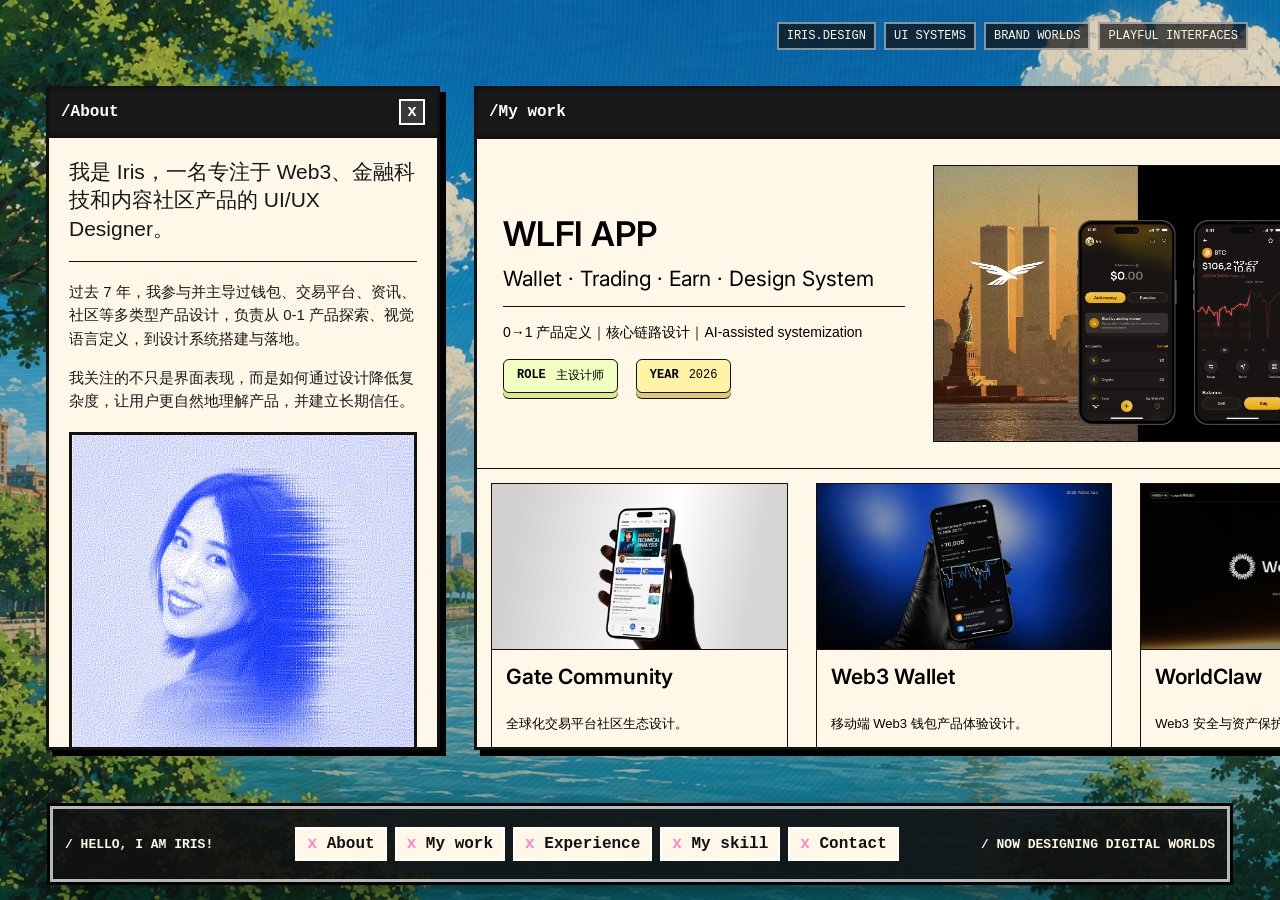
<file: index.html>
<!DOCTYPE html>
<html lang="en">
  <head>
    <meta charset="UTF-8" />
    <meta name="viewport" content="width=device-width, initial-scale=1.0" />
    <title>Iris - Designer Portfolio</title>
    <meta
      name="description"
      content="Iris is a multidisciplinary designer creating product interfaces, brand systems, and digital stories with playful precision."
    />
    <link rel="preconnect" href="https://fonts.googleapis.com" />
    <link rel="preconnect" href="https://fonts.gstatic.com" crossorigin />
    <link href="https://fonts.googleapis.com/css2?family=Inter:wght@400;500;600;700;800&display=swap" rel="stylesheet" />
    <link rel="preconnect" href="https://api.fontshare.com" />
    <link href="https://api.fontshare.com/v2/css?f[]=switzer@400,500,600,700,800&display=swap" rel="stylesheet" />
    <link rel="stylesheet" href="./styles.css" />
  </head>
  <body>
    <div class="boot-screen" aria-hidden="true">
      <div class="boot-grid">
        <span></span><span></span><span></span><span></span><span></span>
        <span></span><span></span><span></span><span></span><span></span>
        <span></span><span></span><span></span><span></span><span></span>
        <span></span><span></span><span></span><span></span><span></span>
        <span></span><span></span><span></span><span></span><span></span>
      </div>
    </div>

    <main class="desktop" id="desktop">
      <canvas class="cursor-trail" id="cursorTrail" aria-hidden="true"></canvas>
      <div class="noise"></div>
      <div class="ticker" aria-hidden="true">
        <span>IRIS.DESIGN</span>
        <span>UI SYSTEMS</span>
        <span>BRAND WORLDS</span>
        <span>PLAYFUL INTERFACES</span>
      </div>

      <section class="workspace" id="workspace" aria-label="Iris portfolio cards">
        <article class="window about" data-card="about">
          <header class="window-bar">
            <span>/About</span>
            <button class="close" aria-label="Close about" data-close="about">x</button>
          </header>
          <div class="window-body">
            <p class="quote">我是 Iris，一名专注于 Web3、金融科技和内容社区产品的 UI/UX Designer。</p>
            <div class="rule"></div>
            <p>
              过去 7 年，我参与并主导过钱包、交易平台、资讯、社区等多类型产品设计，负责从 0-1 产品探索、视觉语言定义，到设计系统搭建与落地。
            </p>
            <p>
              我关注的不只是界面表现，而是如何通过设计降低复杂度，让用户更自然地理解产品，并建立长期信任。
            </p>
            <div class="portrait">
              <img src="./assets/iris-photo.png" alt="Portrait of Iris" />
            </div>
            <div class="rule"></div>
            <div class="about-notes" aria-label="Iris design focus">
              <span>7 年产品设计经验</span>
              <span>资讯 / 社区 / 金融 / Web3</span>
              <span>APP / Web 多端设计</span>
              <span>0-1 产品设计主导</span>
            </div>
          </div>
        </article>

        <article class="window contact" data-card="contact">
          <header class="window-bar">
            <span>/Contact</span>
            <button class="close" aria-label="Close contact" data-close="contact">x</button>
          </header>
          <div class="window-body">
            <p>
              我一直在寻找值得投入的项目。
            </p>
            <p>
              无论是产品设计、视觉系统，还是新的数字体验，如果你的想法足够有趣，欢迎来聊聊
            </p>
            <div class="mail-art">
              <img src="./assets/contact-art.png" alt="Contact illustration" />
            </div>
          </div>
          <div class="link-list">
            <a href="mailto:Iriszheng066@gmail.com" class="contact-row email">
              <span>EMAIL</span>
              <em>&gt;&gt; Iriszheng066@gmail.com</em>
            </a>
            <a href="#" class="contact-row linkedin">
              <span>WECHAT</span>
              <em>&gt;&gt; 15631591197</em>
            </a>
            <a href="./assets/iris-resume-2026.pdf" class="contact-row resume" target="_blank" rel="noopener">
              <span>RESUME</span>
              <em>&gt;&gt; See the detail</em>
            </a>
          </div>
        </article>

        <article class="window work" data-card="work">
          <header class="window-bar">
            <span>/My work</span>
            <button class="close" aria-label="Close work" data-close="work">x</button>
          </header>
          <div class="projects">
            <button class="project project-featured" data-project="WLFIAPP" data-case="wlfi-app">
              <span class="project-copy">
                <span class="project-title">WLFI APP</span>
                <span class="project-subtitle">Wallet · Trading · Earn · Design System</span>
                <span class="project-rule"></span>
                <span class="project-desc">0→1 产品定义｜核心链路设计｜AI-assisted systemization</span>
                <span class="project-meta">
                  <span><b>ROLE</b> 主设计师</span>
                  <span><b>YEAR</b> 2026</span>
                </span>
              </span>
              <span class="thumb project-image featured-thumb"><img src="./assets/projects/wlfi-case/cover.jpg" alt="WLFI APP project cover" /></span>
            </button>
            <button class="project project-compact" data-project="Gate Community" data-case="gate-community">
              <span class="thumb project-image"><img src="./assets/projects/gate-community-case/cover.jpg" alt="Gate Community project cover" /></span>
              <span class="project-card-copy">
                <strong>Gate Community</strong>
                <small>全球化交易平台社区生态设计。</small>
                <em>VIEW CASE -></em>
              </span>
            </button>
            <button class="project project-compact" data-project="Web3 Wallet" data-case="web3-wallet">
              <span class="thumb project-image"><img src="./assets/projects/web3-wallet/page-01.png" alt="Web3 Wallet project cover" /></span>
              <span class="project-card-copy">
                <strong>Web3 Wallet</strong>
                <small>移动端 Web3 钱包产品体验设计。</small>
                <em>VIEW CASE -></em>
              </span>
            </button>
            <button class="project project-compact" data-project="WorldClaw" data-case="worldclaw">
              <span class="thumb project-image"><img src="./assets/projects/worldclaw/page-1.png" alt="WorldClaw project cover" /></span>
              <span class="project-card-copy">
                <strong>WorldClaw</strong>
                <small>Web3 安全与资产保护平台品牌与产品设计。</small>
                <em>VIEW CASE -></em>
              </span>
            </button>
            <button class="project project-compact" data-project="NewsBreak" data-case="newsbreak">
              <span class="thumb project-image"><img src="./assets/projects/newsbreak-case/cover.png" alt="NewsBreak project cover" /></span>
              <span class="project-card-copy">
                <strong>NewsBreak</strong>
                <small>北美本地新闻社区产品。</small>
                <em>VIEW CASE -></em>
              </span>
            </button>
            <button class="project project-compact" data-project="Fourmeme" data-case="fourmeme">
              <span class="thumb project-image"><img src="./assets/projects/fourmeme/cover.jpg" alt="Fourmeme project cover" /></span>
              <span class="project-card-copy">
                <strong>Fourmeme</strong>
                <small>Meme币发行平台网站视觉改版设计。</small>
                <em>VIEW CASE -></em>
              </span>
            </button>
            <button class="project project-compact" data-project="Visual Design" data-case="other-visual-design">
              <span class="thumb project-image"><img src="./assets/projects/other-visual-design/page-01.png" alt="Visual Design project cover" /></span>
              <span class="project-card-copy">
                <strong>Visual Design</strong>
                <small>其他视觉设计</small>
                <em>VIEW CASE -&gt;</em>
              </span>
            </button>
          </div>
        </article>

        <article class="window experience" data-card="experience">
          <header class="window-bar">
            <span>/Experience</span>
            <button class="close" aria-label="Close experience" data-close="experience">x</button>
          </header>
          <div class="window-body">
            <div class="timeline-item">
              <span>&gt;&gt; 2024年4月 - 2026年4月</span>
              <strong>资深 UI/UX 设计师 @ Tomo(Web3)</strong>
              <p>负责 0-1 金融产品 WLFI APP 的产品页面设计，主导视觉语言定义与核心页面 UI 设计。</p>
              <p>负责 AB、Tomo 钱包产品的 0-1 设计，覆盖首页、资产、交易、社区等核心模块，推动设计方案落地。</p>
            </div>
            <div class="timeline-item">
              <span>&gt;&gt; 2022年7月 - 2024年4月</span>
              <strong>高级 UI 设计师 @ Gate.io</strong>
              <p>交易所社区业务线 UI Owner，负责 App / Web 端的视觉输出与体验迭代。</p>
              <p>负责直播、社区动态、社群聊天室、学院等模块设计，提升内容浏览、互动参与和转化体验。</p>
            </div>
            <div class="timeline-item">
              <span>&gt;&gt; 2019年7月 - 2022年7月</span>
              <strong>UI/UX 设计师 @ NewsBreak</strong>
              <p>负责 APP / Web 双端的北美本地新闻资讯产品界面设计。</p>
            </div>
            <div class="timeline-item">
              <span>&gt;&gt; 2017年 - 2019年</span>
              <strong>设计实习生 @ 腾讯 Tencent &amp; Cisco</strong>
              <p>在腾讯参与腾讯视频网站的 UI 设计，以及负责内部 B 端数据系统的网站设计。</p>
              <p>在 Cisco 参与 Webex 视频会议相关设计，积累跨团队协作、产品理解和设计落地经验。</p>
            </div>
          </div>
        </article>

        <article class="window skills" data-card="skills">
          <header class="window-bar">
            <span>/My skill</span>
            <button class="close" aria-label="Close skills" data-close="skills">x</button>
          </header>
          <div class="window-body chips">
            <span>Product Strategy</span>
            <span>Design Systems</span>
            <span>UX Research</span>
            <span>Art Direction</span>
            <span>Webflow</span>
            <span>Figma</span>
            <span>Interaction Design</span>
            <span>Brand Identity</span>
            <span>Prototyping</span>
            <span>Creative Coding</span>
          </div>
        </article>

      </section>

      <nav class="dock" aria-label="Portfolio navigation">
        <span class="dock-label">/ HELLO, I AM IRIS!</span>
        <div class="dock-menu">
          <button class="dock-btn is-open" data-toggle="about">About</button>
          <button class="dock-btn is-open" data-toggle="work">My work</button>
          <button class="dock-btn is-open" data-toggle="experience">Experience</button>
          <button class="dock-btn is-open" data-toggle="skills">My skill</button>
          <button class="dock-btn is-open" data-toggle="contact">Contact</button>
        </div>
        <span class="dock-label">/ NOW DESIGNING DIGITAL WORLDS</span>
      </nav>

      <dialog id="projectDialog" class="project-dialog">
        <button class="close dialog-close" aria-label="Close project">x</button>
        <p class="section-title">&gt;&gt; CASE NOTE</p>
        <h2 id="dialogTitle">Project</h2>
        <div id="dialogContent" class="dialog-content">
          <p>
            A focused Iris case study placeholder. Replace this with project goals, scope, role,
            outcomes, and screenshots when the final designer information is ready.
          </p>
        </div>
      </dialog>
    </main>

    <script src="./script.js"></script>
  </body>
</html>
</file>
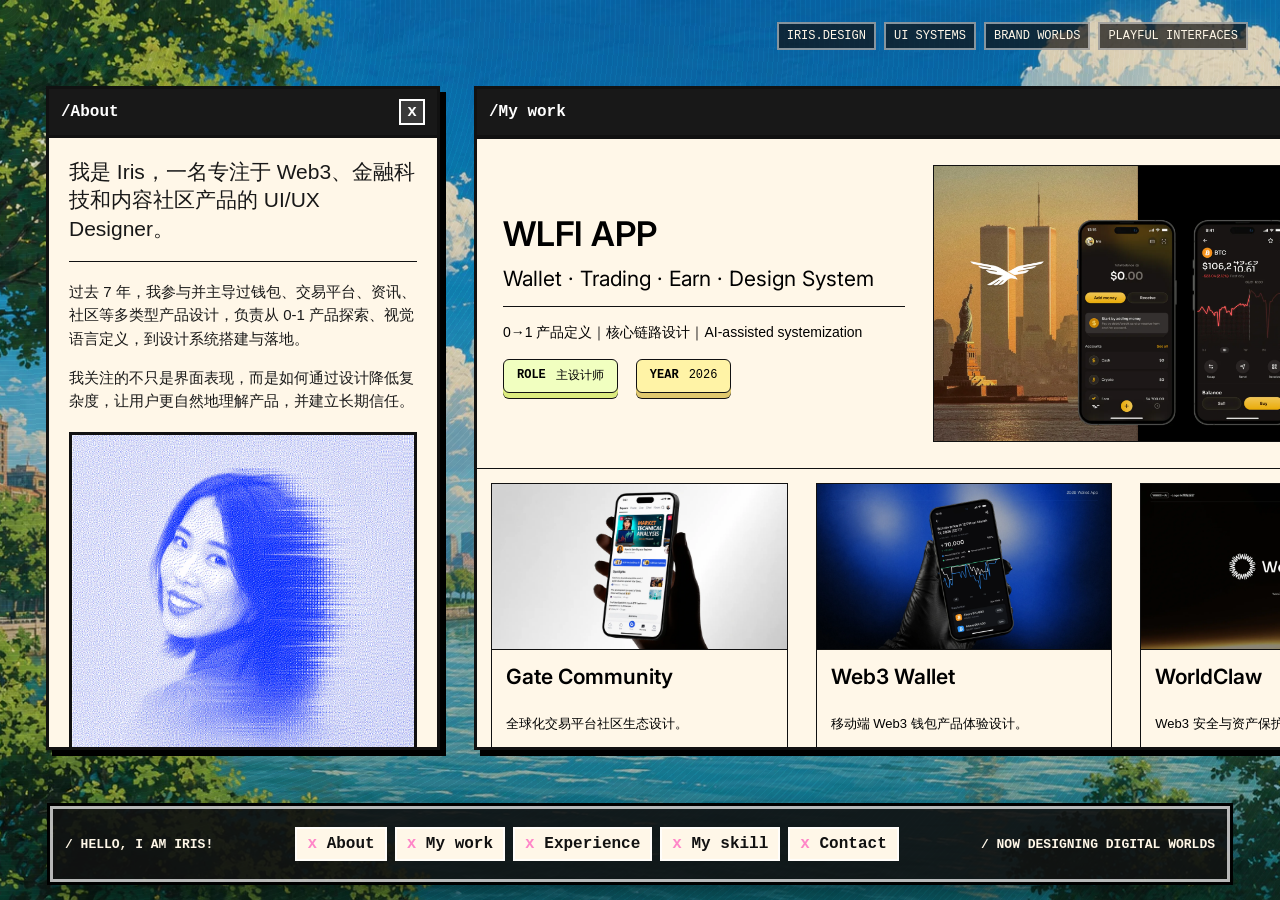
<file: public/portfolio.html>
<!DOCTYPE html>
<html lang="en">
  <head>
    <meta charset="UTF-8" />
    <meta name="viewport" content="width=device-width, initial-scale=1.0" />
    <title>Iris - Designer Portfolio</title>
    <meta
      name="description"
      content="Iris is a multidisciplinary designer creating product interfaces, brand systems, and digital stories with playful precision."
    />
    <link rel="preconnect" href="https://fonts.googleapis.com" />
    <link rel="preconnect" href="https://fonts.gstatic.com" crossorigin />
    <link href="https://fonts.googleapis.com/css2?family=Inter:wght@400;500;600;700;800&display=swap" rel="stylesheet" />
    <link rel="preconnect" href="https://api.fontshare.com" />
    <link href="https://api.fontshare.com/v2/css?f[]=switzer@400,500,600,700,800&display=swap" rel="stylesheet" />
    <link rel="stylesheet" href="./styles.css" />
  </head>
  <body>
    <div class="boot-screen" aria-hidden="true">
      <div class="boot-grid">
        <span></span><span></span><span></span><span></span><span></span>
        <span></span><span></span><span></span><span></span><span></span>
        <span></span><span></span><span></span><span></span><span></span>
        <span></span><span></span><span></span><span></span><span></span>
        <span></span><span></span><span></span><span></span><span></span>
      </div>
    </div>

    <main class="desktop" id="desktop">
      <canvas class="cursor-trail" id="cursorTrail" aria-hidden="true"></canvas>
      <div class="noise"></div>
      <div class="ticker" aria-hidden="true">
        <span>IRIS.DESIGN</span>
        <span>UI SYSTEMS</span>
        <span>BRAND WORLDS</span>
        <span>PLAYFUL INTERFACES</span>
      </div>

      <section class="workspace" id="workspace" aria-label="Iris portfolio cards">
        <article class="window about" data-card="about">
          <header class="window-bar">
            <span>/About</span>
            <button class="close" aria-label="Close about" data-close="about">x</button>
          </header>
          <div class="window-body">
            <p class="quote">我是 Iris，一名专注于 Web3、金融科技和内容社区产品的 UI/UX Designer。</p>
            <div class="rule"></div>
            <p>
              过去 7 年，我参与并主导过钱包、交易平台、资讯、社区等多类型产品设计，负责从 0-1 产品探索、视觉语言定义，到设计系统搭建与落地。
            </p>
            <p>
              我关注的不只是界面表现，而是如何通过设计降低复杂度，让用户更自然地理解产品，并建立长期信任。
            </p>
            <div class="portrait">
              <img src="./assets/iris-photo.webp" alt="Portrait of Iris" />
            </div>
            <div class="rule"></div>
            <div class="about-notes" aria-label="Iris design focus">
              <span>7 年产品设计经验</span>
              <span>资讯 / 社区 / 金融 / Web3</span>
              <span>APP / Web 多端设计</span>
              <span>0-1 产品设计主导</span>
            </div>
          </div>
        </article>

        <article class="window contact" data-card="contact">
          <header class="window-bar">
            <span>/Contact</span>
            <button class="close" aria-label="Close contact" data-close="contact">x</button>
          </header>
          <div class="window-body">
            <p>
              我一直在寻找值得投入的项目。
            </p>
            <p>
              无论是产品设计、视觉系统，还是新的数字体验，如果你的想法足够有趣，欢迎来聊聊
            </p>
            <div class="mail-art">
              <img src="./assets/contact-art.webp" alt="Contact illustration" />
            </div>
          </div>
          <div class="link-list">
            <a href="mailto:Iriszheng066@gmail.com" class="contact-row email">
              <span>EMAIL</span>
              <em>&gt;&gt; Iriszheng066@gmail.com</em>
            </a>
            <a href="#" class="contact-row linkedin">
              <span>WECHAT</span>
              <em>&gt;&gt; 15631591197</em>
            </a>
            <a href="./assets/iris-resume-2026.pdf" class="contact-row resume" target="_blank" rel="noopener">
              <span>RESUME</span>
              <em>&gt;&gt; See the detail</em>
            </a>
          </div>
        </article>

        <article class="window work" data-card="work">
          <header class="window-bar">
            <span>/My work</span>
            <button class="close" aria-label="Close work" data-close="work">x</button>
          </header>
          <div class="projects">
            <button class="project project-featured" data-project="WLFIAPP" data-case="wlfi-app">
              <span class="project-copy">
                <span class="project-title">WLFI APP</span>
                <span class="project-subtitle">Wallet · Trading · Earn · Design System</span>
                <span class="project-rule"></span>
                <span class="project-desc">0→1 产品定义｜核心链路设计｜AI-assisted systemization</span>
                <span class="project-meta">
                  <span><b>ROLE</b> 主设计师</span>
                  <span><b>YEAR</b> 2026</span>
                </span>
              </span>
              <span class="thumb project-image featured-thumb"><img src="./assets/projects/wlfi-case/cover.webp" alt="WLFI APP project cover" /></span>
            </button>
            <button class="project project-compact" data-project="Gate Community" data-case="gate-community">
              <span class="thumb project-image"><img src="./assets/projects/gate-community-case/cover.webp" alt="Gate Community project cover" /></span>
              <span class="project-card-copy">
                <strong>Gate Community</strong>
                <small>全球化交易平台社区生态设计。</small>
                <em>VIEW CASE -></em>
              </span>
            </button>
            <button class="project project-compact" data-project="Web3 Wallet" data-case="web3-wallet">
              <span class="thumb project-image"><img src="./assets/projects/web3-wallet/page-01.webp" alt="Web3 Wallet project cover" /></span>
              <span class="project-card-copy">
                <strong>Web3 Wallet</strong>
                <small>移动端 Web3 钱包产品体验设计。</small>
                <em>VIEW CASE -></em>
              </span>
            </button>
            <button class="project project-compact" data-project="WorldClaw" data-case="worldclaw">
              <span class="thumb project-image"><img src="./assets/projects/worldclaw/page-1.webp" alt="WorldClaw project cover" /></span>
              <span class="project-card-copy">
                <strong>WorldClaw</strong>
                <small>Web3 安全与资产保护平台品牌与产品设计。</small>
                <em>VIEW CASE -></em>
              </span>
            </button>
            <button class="project project-compact" data-project="NewsBreak" data-case="newsbreak">
              <span class="thumb project-image"><img src="./assets/projects/newsbreak-case/cover.webp" alt="NewsBreak project cover" /></span>
              <span class="project-card-copy">
                <strong>NewsBreak</strong>
                <small>北美本地新闻社区产品。</small>
                <em>VIEW CASE -></em>
              </span>
            </button>
            <button class="project project-compact" data-project="Fourmeme" data-case="fourmeme">
              <span class="thumb project-image"><img src="./assets/projects/fourmeme/cover.webp" alt="Fourmeme project cover" /></span>
              <span class="project-card-copy">
                <strong>Fourmeme</strong>
                <small>Meme币发行平台网站视觉改版设计。</small>
                <em>VIEW CASE -></em>
              </span>
            </button>
            <button class="project project-compact" data-project="Visual Design" data-case="other-visual-design">
              <span class="thumb project-image"><img src="./assets/projects/other-visual-design/page-01.webp" alt="Visual Design project cover" /></span>
              <span class="project-card-copy">
                <strong>Visual Design</strong>
                <small>其他视觉设计</small>
                <em>VIEW CASE -&gt;</em>
              </span>
            </button>
          </div>
        </article>

        <article class="window experience" data-card="experience">
          <header class="window-bar">
            <span>/Experience</span>
            <button class="close" aria-label="Close experience" data-close="experience">x</button>
          </header>
          <div class="window-body">
            <div class="timeline-item">
              <span>&gt;&gt; 2024年4月 - 2026年4月</span>
              <strong>资深 UI/UX 设计师 @ Tomo(Web3)</strong>
              <p>负责 0-1 金融产品 WLFI APP 的产品页面设计，主导视觉语言定义与核心页面 UI 设计。</p>
              <p>负责 AB、Tomo 钱包产品的 0-1 设计，覆盖首页、资产、交易、社区等核心模块，推动设计方案落地。</p>
            </div>
            <div class="timeline-item">
              <span>&gt;&gt; 2022年7月 - 2024年4月</span>
              <strong>高级 UI 设计师 @ Gate.io</strong>
              <p>交易所社区业务线 UI Owner，负责 App / Web 端的视觉输出与体验迭代。</p>
              <p>负责直播、社区动态、社群聊天室、学院等模块设计，提升内容浏览、互动参与和转化体验。</p>
            </div>
            <div class="timeline-item">
              <span>&gt;&gt; 2019年7月 - 2022年7月</span>
              <strong>UI/UX 设计师 @ NewsBreak</strong>
              <p>负责 APP / Web 双端的北美本地新闻资讯产品界面设计。</p>
            </div>
            <div class="timeline-item">
              <span>&gt;&gt; 2017年 - 2019年</span>
              <strong>设计实习生 @ 腾讯 Tencent &amp; Cisco</strong>
              <p>在腾讯参与腾讯视频网站的 UI 设计，以及负责内部 B 端数据系统的网站设计。</p>
              <p>在 Cisco 参与 Webex 视频会议相关设计，积累跨团队协作、产品理解和设计落地经验。</p>
            </div>
          </div>
        </article>

        <article class="window skills" data-card="skills">
          <header class="window-bar">
            <span>/My skill</span>
            <button class="close" aria-label="Close skills" data-close="skills">x</button>
          </header>
          <div class="window-body chips">
            <span>Product Strategy</span>
            <span>Design Systems</span>
            <span>UX Research</span>
            <span>Art Direction</span>
            <span>Webflow</span>
            <span>Figma</span>
            <span>Interaction Design</span>
            <span>Brand Identity</span>
            <span>Prototyping</span>
            <span>Creative Coding</span>
          </div>
        </article>

      </section>

      <nav class="dock" aria-label="Portfolio navigation">
        <span class="dock-label">/ HELLO, I AM IRIS!</span>
        <div class="dock-menu">
          <button class="dock-btn is-open" data-toggle="about">About</button>
          <button class="dock-btn is-open" data-toggle="work">My work</button>
          <button class="dock-btn is-open" data-toggle="experience">Experience</button>
          <button class="dock-btn is-open" data-toggle="skills">My skill</button>
          <button class="dock-btn is-open" data-toggle="contact">Contact</button>
        </div>
        <span class="dock-label">/ NOW DESIGNING DIGITAL WORLDS</span>
      </nav>

      <dialog id="projectDialog" class="project-dialog">
        <button class="close dialog-close" aria-label="Close project">x</button>
        <p class="section-title">&gt;&gt; CASE NOTE</p>
        <h2 id="dialogTitle">Project</h2>
        <div id="dialogContent" class="dialog-content">
          <p>
            A focused Iris case study placeholder. Replace this with project goals, scope, role,
            outcomes, and screenshots when the final designer information is ready.
          </p>
        </div>
      </dialog>
    </main>

    <script src="./script.js"></script>
  </body>
</html>
</file>
<file: styles.css>
:root {
  --black: #111111;
  --ink: #181818;
  --paper: #f3eadf;
  --cream: #fff7e8;
  --white: #ffffff;
  --line: #111111;
  --green: #a9ff76;
  --pink: #ff86c8;
  --yellow: #ffe36d;
  --blue: #8cc8ff;
  --red: #ff6b57;
  --shadow: 6px 6px 0 #000000;
}

* {
  box-sizing: border-box;
}

html {
  height: 100%;
  background: var(--black);
}

body {
  min-height: 100%;
  margin: 0;
  overflow: hidden;
  color: var(--ink);
  background:
    linear-gradient(rgba(0, 0, 0, 0.08), rgba(0, 0, 0, 0.18)),
    url("./assets/desktop-bg.png") center / cover fixed no-repeat,
    #111111;
  font-family: "Courier New", Courier, monospace;
}

button,
a {
  font: inherit;
}

button {
  cursor: pointer;
}

.boot-screen {
  position: fixed;
  inset: 0;
  z-index: 50;
  display: grid;
  place-items: center;
  background: #111111;
  animation: bootOut 1.15s ease 0.65s forwards;
}

.boot-grid {
  display: grid;
  grid-template-columns: repeat(5, 10px);
  gap: 13px;
}

.boot-grid span {
  width: 8px;
  height: 8px;
  background: var(--cream);
  animation: blink 0.7s steps(2, end) infinite;
}

.boot-grid span:nth-child(2n) {
  animation-delay: 0.1s;
}

.boot-grid span:nth-child(3n) {
  animation-delay: 0.22s;
}

.desktop {
  position: relative;
  min-height: 100vh;
  padding: 46px 0 116px;
}

.noise {
  position: fixed;
  inset: 0;
  z-index: 0;
  pointer-events: none;
  opacity: 0.08;
  background-image:
    repeating-radial-gradient(circle at 0 0, #fff 0 1px, transparent 1px 5px),
    repeating-linear-gradient(90deg, transparent 0 14px, rgba(255, 255, 255, 0.25) 15px);
  mix-blend-mode: overlay;
}

.cursor-trail {
  position: fixed;
  inset: 0;
  z-index: 20;
  width: 100vw;
  height: 100vh;
  pointer-events: none;
  image-rendering: pixelated;
}

.ticker {
  position: fixed;
  right: 32px;
  top: 22px;
  z-index: 2;
  display: flex;
  gap: 8px;
  color: var(--cream);
  font-size: 12px;
  letter-spacing: 0;
}

.ticker span {
  border: 2px solid rgba(255, 255, 255, 0.5);
  padding: 5px 8px;
  background: rgba(17, 17, 17, 0.7);
}

.workspace {
  position: relative;
  z-index: 1;
  display: flex;
  align-items: flex-start;
  gap: 34px;
  height: calc(100vh - 162px);
  min-height: 520px;
  overflow-x: auto;
  overflow-y: hidden;
  padding: 40px 46px 34px;
  scroll-behavior: smooth;
  user-select: none;
  scrollbar-width: none;
}

.workspace::-webkit-scrollbar {
  display: none;
}

.window {
  flex: 0 0 394px;
  max-height: 100%;
  overflow: auto;
  border: 3px solid var(--line);
  background: var(--cream);
  box-shadow: var(--shadow);
  transform: translateY(0) scale(1);
  transition: transform 0.22s ease, opacity 0.22s ease;
  animation: cardIn 0.58s cubic-bezier(0.2, 0.9, 0.2, 1) backwards;
}

.window.about {
  order: 1;
  animation-delay: 1.85s;
}

.window.work {
  order: 2;
  flex-basis: 980px;
  animation-delay: 2s;
}

.window.experience {
  order: 3;
  animation-delay: 2.15s;
}

.window.skills {
  order: 4;
  animation-delay: 2.3s;
}

.window.contact {
  order: 5;
  animation-delay: 2.45s;
}

.window.is-hidden {
  display: none;
}

.window:hover {
  transform: translateY(-3px);
}

.window-bar {
  position: sticky;
  top: 0;
  z-index: 2;
  display: flex;
  align-items: center;
  justify-content: space-between;
  gap: 16px;
  padding: 10px 12px;
  border-bottom: 3px solid var(--line);
  color: var(--white);
  background: var(--ink);
  font-weight: 700;
}

.close {
  display: grid;
  width: 26px;
  height: 26px;
  place-items: center;
  border: 2px solid var(--white);
  color: var(--white);
  background: #3a3a3a;
  line-height: 1;
}

.window-body {
  padding: 20px;
}

.window p {
  margin: 0 0 16px;
  font-size: 15px;
  line-height: 1.55;
}

.about .window-body {
  font-family: "PingFang SC", "Microsoft YaHei", "Noto Sans SC", sans-serif;
}

.about .window p,
.experience .timeline-item p,
.contact .window-body p {
  font-size: 14px;
  line-height: 1.72;
}

.about-notes {
  display: flex;
  flex-wrap: wrap;
  gap: 8px;
  margin: 0 0 16px;
}

.about-notes span {
  padding: 7px 13px 8px;
  border: 1px solid var(--line);
  border-radius: 6px;
  background: #ffd9ec;
  box-shadow: 0 5px 0 #ef95c1, 0 6px 0 var(--line);
  font-size: 12px;
  font-weight: 700;
  line-height: 1.3;
}

.about-notes span:nth-child(2) {
  background: #eadcff;
  box-shadow: 0 5px 0 #c7a9ef, 0 6px 0 var(--line);
}

.about-notes span:nth-child(3) {
  background: #f1ffc0;
  box-shadow: 0 5px 0 #dceb7f, 0 6px 0 var(--line);
}

.about-notes span:nth-child(4) {
  background: #fff3a6;
  box-shadow: 0 5px 0 #e0c86e, 0 6px 0 var(--line);
}

.window strong {
  background: var(--yellow);
  padding: 0 3px;
}

.lead {
  font-size: 16px;
}

.quote {
  font-size: 21px !important;
  line-height: 1.35 !important;
}

.rule {
  height: 1px;
  margin: 18px 0;
  background: var(--line);
}

.demo-box {
  position: relative;
  height: 220px;
  margin: 18px 0;
  overflow: hidden;
  border: 3px solid var(--line);
  background:
    linear-gradient(135deg, rgba(255, 227, 109, 0.95), rgba(255, 134, 200, 0.9)),
    var(--paper);
}

.demo-box::before {
  content: "";
  position: absolute;
  inset: 18px;
  background-image:
    linear-gradient(var(--line) 2px, transparent 2px),
    linear-gradient(90deg, var(--line) 2px, transparent 2px);
  background-size: 24px 24px;
  opacity: 0.18;
}

.mini-window {
  position: absolute;
  border: 3px solid var(--line);
  background: var(--cream);
  box-shadow: 5px 5px 0 #000;
}

.mini-window::before {
  content: "";
  display: block;
  height: 22px;
  border-bottom: 3px solid var(--line);
  background: var(--blue);
}

.mini-window.one {
  left: 40px;
  top: 46px;
  width: 130px;
  height: 88px;
}

.mini-window.two {
  right: 40px;
  bottom: 42px;
  width: 150px;
  height: 104px;
}

.cursor {
  position: absolute;
  left: 184px;
  top: 96px;
  width: 0;
  height: 0;
  border-left: 18px solid var(--line);
  border-top: 13px solid transparent;
  border-bottom: 13px solid transparent;
  filter: drop-shadow(4px 4px 0 #fff);
  animation: cursorMove 2.8s ease-in-out infinite;
}

.steps {
  margin: 0;
  padding: 0 0 0 18px;
}

.steps li {
  margin: 10px 0;
  font-size: 14px;
  line-height: 1.45;
}

.actions,
.pager {
  display: flex;
  align-items: center;
  gap: 12px;
  justify-content: space-between;
  border-top: 3px solid var(--line);
  padding: 14px;
}

.retro-btn {
  position: relative;
  min-height: 38px;
  border: 3px solid var(--line);
  color: var(--line);
  background: var(--white);
  box-shadow: 4px 4px 0 #000;
  font-weight: 700;
}

.retro-btn:active {
  transform: translate(3px, 3px);
  box-shadow: 1px 1px 0 #000;
}

.retro-btn.pink {
  background: var(--pink);
}

.retro-btn.muted {
  background: #d8d8d8;
}

.portrait {
  width: 100%;
  aspect-ratio: 1 / 1;
  margin: 20px 0 0;
  overflow: hidden;
  border: 3px solid var(--line);
  background: #f8f9ff;
}

.portrait img {
  display: block;
  width: 100%;
  height: 100%;
  object-fit: cover;
}

.mail-art {
  display: block;
  position: relative;
  overflow: hidden;
  margin: 18px 0 4px;
}

.mail-art img {
  display: block;
  width: 100%;
  aspect-ratio: 16 / 9;
  object-fit: cover;
}

.link-list {
  border-top: 1px solid var(--line);
}

.contact-row {
  display: grid;
  grid-template-columns: 116px 1fr;
  gap: 10px;
  align-items: center;
  min-height: 62px;
  padding: 12px 16px;
  border-bottom: 1px solid var(--line);
  color: var(--line);
  font-family: "Inter", Arial, sans-serif;
  text-decoration: none;
}

.contact-row span {
  display: grid;
  min-height: 36px;
  place-items: center;
  padding: 0 13px;
  border: 1px solid var(--line);
  border-radius: 6px;
  box-shadow: 0 5px 0 #dceb7f, 0 6px 0 var(--line);
  font-size: 11px;
  font-weight: 700;
  background: var(--white);
}

.contact-row em {
  font-style: normal;
  font-size: 14px;
  font-weight: 500;
}

.contact-row.email span {
  background: #fff3a6;
  box-shadow: 0 5px 0 #e0c86e, 0 6px 0 var(--line);
}

.contact-row.linkedin span {
  background: #dff2ff;
  box-shadow: 0 5px 0 #a9d4ed, 0 6px 0 var(--line);
}

.contact-row.resume span {
  background: #ffd9ec;
  box-shadow: 0 5px 0 #ef95c1, 0 6px 0 var(--line);
}

.projects {
  display: grid;
  grid-template-columns: repeat(3, minmax(0, 1fr));
  gap: 0;
  border-top: 1px solid var(--line);
}

.project {
  display: flex;
  min-height: 0;
  flex-direction: column;
  gap: 12px;
  padding: 16px;
  border: 0;
  border-right: 0;
  border-bottom: 1px solid var(--line);
  background: var(--cream);
  text-align: left;
}

.project:nth-child(3n + 1) {
  border-left: 0;
}

.project:nth-child(3n) {
  border-right: 0;
}

.project-featured {
  display: grid;
  grid-column: 1 / -1;
  grid-template-columns: minmax(330px, 0.9fr) minmax(430px, 1.1fr);
  gap: 28px;
  align-items: center;
  padding: 26px;
}

.project-copy,
.project-card-copy,
.project-meta,
.project-tags {
  display: flex;
}

.project-copy {
  min-width: 0;
  flex-direction: column;
  align-items: flex-start;
  gap: 14px;
}

.project-title,
.project-subtitle {
  display: block;
  font-family: "Inter", Arial, sans-serif;
  line-height: 1.16;
}

.project-title {
  font-size: 34px;
  font-weight: 600;
}

.project-subtitle {
  font-size: 21px;
  font-weight: 400;
}

.project-rule {
  width: 100%;
  height: 1px;
  background: var(--line);
}

.project-desc {
  font-family: "PingFang SC", "Microsoft YaHei", "Noto Sans SC", sans-serif;
  font-size: 14px;
  line-height: 1.7;
}

.project-meta {
  flex-wrap: wrap;
  gap: 18px;
  font-size: 12px;
}

.project-meta span {
  display: inline-flex;
  gap: 10px;
  align-items: center;
  padding: 7px 13px 8px;
  border: 1px solid var(--line);
  border-radius: 6px;
  background: #f1ffc0;
  box-shadow: 0 5px 0 #dceb7f, 0 6px 0 var(--line);
}

.project-meta span:nth-child(2) {
  background: #fff3a6;
  box-shadow: 0 5px 0 #e0c86e, 0 6px 0 var(--line);
}

.project-meta b {
  font-weight: 700;
}

.project-tags {
  flex-wrap: wrap;
  gap: 12px;
  margin-top: 2px;
}

.project-tags em {
  display: inline-flex;
  padding: 9px 12px;
  border: 2px solid var(--line);
  background: var(--green);
  box-shadow: 4px 4px 0 #000;
  font-size: 12px;
  font-style: normal;
  font-weight: 700;
}

.project-tags em:nth-child(2) {
  background: var(--pink);
}

.project-tags em:nth-child(3) {
  background: var(--green);
}

.featured-thumb {
  align-self: stretch;
}

.project-compact {
  display: grid;
  grid-template-rows: auto 1fr;
  gap: 0;
  padding: 14px;
}

.project-compact .thumb {
  border-bottom: 0;
}

.project-card-copy {
  min-height: 138px;
  flex-direction: column;
  justify-content: space-between;
  gap: 10px;
  padding: 14px;
  border: 1px solid var(--line);
  background: var(--cream);
}

.project .project-card-copy strong {
  min-height: 0;
  padding: 0;
  border: 0;
  background: transparent;
  font-family: "Switzer", "Inter", Arial, sans-serif;
  font-size: 21px;
  font-weight: 600;
  line-height: 1.2;
}

.project-card-copy small {
  font-family: "PingFang SC", "Microsoft YaHei", "Noto Sans SC", sans-serif;
  font-size: 13px;
  line-height: 1.5;
}

.project-card-copy em {
  display: block;
  padding: 0;
  border: 0;
  font-size: 12px;
  font-style: normal;
  font-weight: 700;
  text-align: left;
}

.project:hover .thumb i {
  transform: translate(-50%, -50%) rotate(8deg) scale(1.05);
}

.thumb {
  position: relative;
  flex: 0 0 auto;
  width: 100%;
  aspect-ratio: 16 / 9;
  overflow: hidden;
  border: 1px solid var(--line);
  background: var(--green);
}

.thumb::before {
  content: "";
  position: absolute;
  inset: 12px;
  background:
    linear-gradient(90deg, rgba(255, 255, 255, 0.5) 2px, transparent 2px),
    linear-gradient(rgba(255, 255, 255, 0.5) 2px, transparent 2px);
  background-size: 18px 18px;
}

.thumb i {
  position: absolute;
  left: 50%;
  top: 50%;
  width: 86px;
  height: 86px;
  border: 3px solid var(--line);
  background: var(--cream);
  transform: translate(-50%, -50%);
  transition: transform 0.22s ease;
}

.thumb i::before,
.thumb i::after {
  content: "";
  position: absolute;
  background: var(--line);
}

.thumb i::before {
  left: 18px;
  top: 22px;
  width: 50px;
  height: 8px;
}

.thumb i::after {
  left: 18px;
  top: 42px;
  width: 34px;
  height: 8px;
}

.thumb.pink {
  background: var(--pink);
}

.thumb.yellow {
  background: var(--yellow);
}

.thumb.blue {
  background: var(--blue);
}

.thumb.project-image {
  background: #111111;
}

.thumb.project-image::before {
  display: none;
}

.thumb.project-image img {
  display: block;
  width: 100%;
  height: 100%;
  object-fit: cover;
  object-position: center;
  transition: transform 0.22s ease;
}

.project:hover .thumb.project-image img {
  transform: scale(1.04);
}

.project strong {
  display: block;
  min-height: 42px;
  padding: 8px;
  border: 1px solid var(--line);
  background: var(--white);
  font-size: 13px;
}

.pager span {
  white-space: nowrap;
  font-weight: 700;
  font-size: 13px;
}

.timeline-item {
  padding: 0 0 18px;
  margin: 0 0 18px;
  border-bottom: 1px solid var(--line);
}

.timeline-item:last-child {
  margin-bottom: 0;
  border-bottom: 0;
}

.timeline-item span,
.section-title {
  display: block;
  margin-bottom: 8px;
  color: #6d1670;
  font-weight: 700;
}

.timeline-item strong {
  display: inline-block;
  margin-bottom: 8px;
}

.experience .window-body {
  font-family: "PingFang SC", "Microsoft YaHei", "Noto Sans SC", sans-serif;
}

.experience .timeline-item span {
  font-family: "Courier New", Courier, monospace;
  font-size: 13px;
}

.experience .timeline-item strong {
  display: inline-block;
  position: relative;
  border: 1px solid var(--line);
  border-radius: 6px;
  background: #f1ffc0;
  padding: 6px 13px 7px;
  font-size: 13px;
  line-height: 1.25;
  color: #060606;
  box-shadow: 0 5px 0 #dceb7f, 0 6px 0 var(--line);
  margin-bottom: 15px;
}

.experience .timeline-item p {
  margin-bottom: 8px;
  font-size: 14px;
  line-height: 1.72;
}

.chips {
  display: flex;
  flex-wrap: wrap;
  gap: 10px;
}

.chips span {
  padding: 7px 13px 8px;
  border: 1px solid var(--line);
  border-radius: 6px;
  background: #f1ffc0;
  box-shadow: 0 5px 0 #dceb7f, 0 6px 0 var(--line);
  font-family: "Inter", Arial, sans-serif;
  font-size: 13px;
  font-weight: 700;
}

.chips span:nth-child(3n + 1) {
  background: #f1ffc0;
  box-shadow: 0 5px 0 #dceb7f, 0 6px 0 var(--line);
}

.chips span:nth-child(3n + 2) {
  background: #ffd9ec;
  box-shadow: 0 5px 0 #ef95c1, 0 6px 0 var(--line);
}

.chips span:nth-child(3n) {
  background: #fff3a6;
  box-shadow: 0 5px 0 #e0c86e, 0 6px 0 var(--line);
}

.chips span:nth-child(4n) {
  background: #dff2ff;
  box-shadow: 0 5px 0 #a9d4ed, 0 6px 0 var(--line);
}

.text-link {
  display: block;
  width: 100%;
  margin: 10px 0;
  padding: 0;
  border: 0;
  color: var(--line);
  background: transparent;
  text-align: left;
  text-decoration: underline;
  text-decoration-thickness: 2px;
  font-weight: 700;
}

.dock {
  position: fixed;
  left: 50%;
  bottom: 18px;
  z-index: 10;
  display: grid;
  grid-template-columns: auto minmax(280px, 1fr) auto;
  align-items: center;
  width: min(1180px, calc(100vw - 28px));
  min-height: 76px;
  gap: 12px;
  padding: 12px;
  border: 3px solid rgba(255, 255, 255, 0.7);
  background: rgba(17, 17, 17, 0.9);
  box-shadow: 0 0 0 3px #000, 0 14px 32px rgba(0, 0, 0, 0.45);
  color: var(--cream);
  transform: translateX(-50%);
}

.dock-label {
  white-space: nowrap;
  font-size: 13px;
  font-weight: 700;
}

.dock-menu {
  display: flex;
  flex-wrap: wrap;
  justify-content: center;
  gap: 8px;
}

.dock-btn {
  min-height: 34px;
  padding: 5px 10px;
  border: 2px solid rgba(255, 255, 255, 0.8);
  color: var(--cream);
  background: #262626;
  font-weight: 700;
}

.dock-btn.is-open::before {
  content: "x ";
  color: var(--pink);
}

.dock-btn:hover,
.dock-btn.is-open {
  background: var(--cream);
  color: var(--line);
}

.project-dialog {
  width: min(1120px, calc(100vw - 44px));
  max-height: calc(100vh - 52px);
  overflow: auto;
  border: 3px solid var(--line);
  background: var(--cream);
  box-shadow: var(--shadow);
  color: var(--line);
}

.project-dialog::backdrop {
  background: rgba(0, 0, 0, 0.68);
}

.project-dialog h2 {
  margin: 0 0 12px;
  font-size: 22px;
}

.dialog-content {
  clear: both;
}

.case-page {
  margin: 0 0 16px;
  border: 3px solid var(--line);
  background: #111111;
  box-shadow: 5px 5px 0 #000;
}

.case-page img {
  display: block;
  width: 100%;
  height: auto;
}

.case-demo-link {
  display: flex;
  align-items: center;
  justify-content: space-between;
  margin: 22px 0 8px;
  padding: 18px 20px;
  border: 2px solid var(--line);
  background: var(--acid);
  color: var(--line);
  font-size: 18px;
  font-weight: 800;
  text-decoration: none;
  box-shadow: 5px 5px 0 #000;
}

.case-demo-link::after {
  content: "↗";
  font-size: 22px;
}

.case-demo-link:hover,
.case-demo-link:focus-visible {
  transform: translate(2px, 2px);
  box-shadow: 3px 3px 0 #000;
}

.dialog-close {
  float: right;
  border-color: var(--line);
  color: var(--line);
  background: var(--pink);
}

@keyframes bootOut {
  to {
    opacity: 0;
    visibility: hidden;
  }
}

@keyframes blink {
  50% {
    opacity: 0.25;
    transform: scale(0.6);
  }
}

@keyframes cardIn {
  from {
    opacity: 0;
    transform: translateY(22px) scale(0.96);
  }
}

@keyframes cursorMove {
  50% {
    transform: translate(42px, 34px);
  }
}

@media (max-width: 900px) {
  body {
    overflow: auto;
  }

  .desktop {
    padding: 22px 0 190px;
  }

  .ticker {
    position: static;
    flex-wrap: wrap;
    padding: 14px;
  }

  .workspace {
    height: auto;
    min-height: 0;
    flex-direction: column;
    overflow: visible;
    padding: 14px;
  }

  .window {
    width: 100%;
    flex-basis: auto;
  }

  .projects {
    grid-template-columns: 1fr;
  }

  .project,
  .project:nth-child(2n) {
    border-right: 0;
  }

  .dock {
    grid-template-columns: 1fr;
    width: calc(100vw - 18px);
    bottom: 9px;
  }

  .dock-label {
    text-align: center;
  }
}

@media (max-width: 520px) {
  .window.work {
    height: 100svh;
    max-height: none;
    overflow: hidden;
  }

  .window.work .window-bar {
    height: 44px;
  }

  .window.work .projects {
    display: flex;
    height: calc(100svh - 44px);
    flex-direction: column;
    overflow-x: hidden;
    overflow-y: auto;
    border-top: 0;
    scroll-behavior: smooth;
    scroll-snap-type: y mandatory;
    scrollbar-width: none;
    overscroll-behavior-y: contain;
  }

  .window.work .projects::-webkit-scrollbar {
    display: none;
  }

  .window.work .project,
  .window.work .project-featured,
  .window.work .project-compact {
    display: flex;
    width: 100%;
    height: 100%;
    min-height: 100%;
    flex: 0 0 100%;
    flex-direction: column;
    gap: 10px;
    padding: 12px;
    border-right: 0;
    scroll-snap-align: start;
    scroll-snap-stop: always;
  }

  .window.work .project-featured .project-copy {
    order: 2;
    flex: 1 1 auto;
    gap: 9px;
  }

  .window.work .project-featured .featured-thumb {
    order: 1;
    height: 43%;
    min-height: 210px;
    align-self: auto;
    aspect-ratio: auto;
  }

  .window.work .project-title {
    font-size: 28px;
  }

  .window.work .project-subtitle {
    font-size: 16px;
  }

  .window.work .project-desc {
    font-size: 13px;
    line-height: 1.55;
  }

  .window.work .project-meta {
    gap: 10px;
  }

  .window.work .project-compact {
    grid-template-rows: none;
  }

  .window.work .project-compact .thumb {
    height: 58%;
    flex: 1 1 auto;
    aspect-ratio: auto;
    border-bottom: 1px solid var(--line);
  }

  .window.work .project-card-copy {
    min-height: 0;
    flex: 0 0 32%;
    padding: 14px;
  }

  .window-body {
    padding: 16px;
  }

  .window p {
    font-size: 14px;
  }

  .actions,
  .pager {
    flex-direction: column;
    align-items: stretch;
  }

  .retro-btn {
    width: 100%;
  }

  .contact-row {
    grid-template-columns: 1fr;
  }

  .dock-btn {
    flex: 1 1 calc(50% - 8px);
  }
}
</file>
<file: public/styles.css>
:root {
  --black: #111111;
  --ink: #181818;
  --paper: #f3eadf;
  --cream: #fff7e8;
  --white: #ffffff;
  --line: #111111;
  --green: #a9ff76;
  --pink: #ff86c8;
  --yellow: #ffe36d;
  --blue: #8cc8ff;
  --red: #ff6b57;
  --shadow: 6px 6px 0 #000000;
}

* {
  box-sizing: border-box;
}

html {
  height: 100%;
  background: var(--black);
}

body {
  min-height: 100%;
  margin: 0;
  overflow: hidden;
  color: var(--ink);
  background:
    linear-gradient(rgba(0, 0, 0, 0.08), rgba(0, 0, 0, 0.18)),
    url("./assets/desktop-bg.webp") center / cover fixed no-repeat,
    #111111;
  font-family: "Courier New", Courier, monospace;
}

button,
a {
  font: inherit;
}

button {
  cursor: pointer;
}

.boot-screen {
  position: fixed;
  inset: 0;
  z-index: 50;
  display: grid;
  place-items: center;
  background: #111111;
  animation: bootOut 1.15s ease 0.65s forwards;
}

.boot-grid {
  display: grid;
  grid-template-columns: repeat(5, 10px);
  gap: 13px;
}

.boot-grid span {
  width: 8px;
  height: 8px;
  background: var(--cream);
  animation: blink 0.7s steps(2, end) infinite;
}

.boot-grid span:nth-child(2n) {
  animation-delay: 0.1s;
}

.boot-grid span:nth-child(3n) {
  animation-delay: 0.22s;
}

.desktop {
  position: relative;
  min-height: 100vh;
  padding: 46px 0 116px;
}

.noise {
  position: fixed;
  inset: 0;
  z-index: 0;
  pointer-events: none;
  opacity: 0.08;
  background-image:
    repeating-radial-gradient(circle at 0 0, #fff 0 1px, transparent 1px 5px),
    repeating-linear-gradient(90deg, transparent 0 14px, rgba(255, 255, 255, 0.25) 15px);
  mix-blend-mode: overlay;
}

.cursor-trail {
  position: fixed;
  inset: 0;
  z-index: 20;
  width: 100vw;
  height: 100vh;
  pointer-events: none;
  image-rendering: pixelated;
}

.ticker {
  position: fixed;
  right: 32px;
  top: 22px;
  z-index: 2;
  display: flex;
  gap: 8px;
  color: var(--cream);
  font-size: 12px;
  letter-spacing: 0;
}

.ticker span {
  border: 2px solid rgba(255, 255, 255, 0.5);
  padding: 5px 8px;
  background: rgba(17, 17, 17, 0.7);
}

.workspace {
  position: relative;
  z-index: 1;
  display: flex;
  align-items: flex-start;
  gap: 34px;
  height: calc(100vh - 162px);
  min-height: 520px;
  overflow-x: auto;
  overflow-y: hidden;
  padding: 40px 46px 34px;
  scroll-behavior: smooth;
  user-select: none;
  scrollbar-width: none;
}

.workspace::-webkit-scrollbar {
  display: none;
}

.window {
  flex: 0 0 394px;
  max-height: 100%;
  overflow: auto;
  border: 3px solid var(--line);
  background: var(--cream);
  box-shadow: var(--shadow);
  transform: translateY(0) scale(1);
  transition: transform 0.22s ease, opacity 0.22s ease;
  animation: cardIn 0.52s cubic-bezier(0.2, 0.9, 0.2, 1) backwards;
}

.window:nth-child(2) {
  animation-delay: 0.08s;
}

.window:nth-child(3) {
  animation-delay: 0.16s;
}

.window:nth-child(4) {
  animation-delay: 0.24s;
}

.window:nth-child(5) {
  animation-delay: 0.32s;
}

.window:nth-child(6) {
  animation-delay: 0.4s;
}

.window.is-hidden {
  display: none;
}

.window.about {
  order: 1;
}

.window.contact {
  order: 5;
}

.window.work {
  order: 2;
  flex-basis: 980px;
}

.window.experience {
  order: 3;
}

.window.skills {
  order: 4;
}

.window:hover {
  transform: translateY(-3px);
}

.window-bar {
  position: sticky;
  top: 0;
  z-index: 2;
  display: flex;
  align-items: center;
  justify-content: space-between;
  gap: 16px;
  padding: 10px 12px;
  border-bottom: 3px solid var(--line);
  color: var(--white);
  background: var(--ink);
  font-weight: 700;
}

.close {
  display: grid;
  width: 26px;
  height: 26px;
  place-items: center;
  border: 2px solid var(--white);
  color: var(--white);
  background: #3a3a3a;
  line-height: 1;
}

.window-body {
  padding: 20px;
}

.window p {
  margin: 0 0 16px;
  font-size: 15px;
  line-height: 1.55;
}

.about .window-body {
  font-family: "PingFang SC", "Microsoft YaHei", "Noto Sans SC", sans-serif;
}

.about .window p,
.experience .timeline-item p,
.contact .window-body p {
  font-size: 14px;
  line-height: 1.72;
}

.about-notes {
  display: flex;
  flex-wrap: wrap;
  gap: 8px;
  margin: 0 0 16px;
}

.about-notes span {
  padding: 7px 13px 8px;
  border: 1px solid var(--line);
  border-radius: 6px;
  background: #ffd9ec;
  box-shadow: 0 5px 0 #ef95c1, 0 6px 0 var(--line);
  font-size: 12px;
  font-weight: 700;
  line-height: 1.3;
}

.about-notes span:nth-child(2) {
  background: #eadcff;
  box-shadow: 0 5px 0 #c7a9ef, 0 6px 0 var(--line);
}

.about-notes span:nth-child(3) {
  background: #f1ffc0;
  box-shadow: 0 5px 0 #dceb7f, 0 6px 0 var(--line);
}

.about-notes span:nth-child(4) {
  background: #fff3a6;
  box-shadow: 0 5px 0 #e0c86e, 0 6px 0 var(--line);
}

.window strong {
  background: var(--yellow);
  padding: 0 3px;
}

.lead {
  font-size: 16px;
}

.quote {
  font-size: 21px !important;
  line-height: 1.35 !important;
}

.rule {
  height: 1px;
  margin: 18px 0;
  background: var(--line);
}

.demo-box {
  position: relative;
  height: 220px;
  margin: 18px 0;
  overflow: hidden;
  border: 3px solid var(--line);
  background:
    linear-gradient(135deg, rgba(255, 227, 109, 0.95), rgba(255, 134, 200, 0.9)),
    var(--paper);
}

.demo-box::before {
  content: "";
  position: absolute;
  inset: 18px;
  background-image:
    linear-gradient(var(--line) 2px, transparent 2px),
    linear-gradient(90deg, var(--line) 2px, transparent 2px);
  background-size: 24px 24px;
  opacity: 0.18;
}

.mini-window {
  position: absolute;
  border: 3px solid var(--line);
  background: var(--cream);
  box-shadow: 5px 5px 0 #000;
}

.mini-window::before {
  content: "";
  display: block;
  height: 22px;
  border-bottom: 3px solid var(--line);
  background: var(--blue);
}

.mini-window.one {
  left: 40px;
  top: 46px;
  width: 130px;
  height: 88px;
}

.mini-window.two {
  right: 40px;
  bottom: 42px;
  width: 150px;
  height: 104px;
}

.cursor {
  position: absolute;
  left: 184px;
  top: 96px;
  width: 0;
  height: 0;
  border-left: 18px solid var(--line);
  border-top: 13px solid transparent;
  border-bottom: 13px solid transparent;
  filter: drop-shadow(4px 4px 0 #fff);
  animation: cursorMove 2.8s ease-in-out infinite;
}

.steps {
  margin: 0;
  padding: 0 0 0 18px;
}

.steps li {
  margin: 10px 0;
  font-size: 14px;
  line-height: 1.45;
}

.actions,
.pager {
  display: flex;
  align-items: center;
  gap: 12px;
  justify-content: space-between;
  border-top: 3px solid var(--line);
  padding: 14px;
}

.retro-btn {
  position: relative;
  min-height: 38px;
  border: 3px solid var(--line);
  color: var(--line);
  background: var(--white);
  box-shadow: 4px 4px 0 #000;
  font-weight: 700;
}

.retro-btn:active {
  transform: translate(3px, 3px);
  box-shadow: 1px 1px 0 #000;
}

.retro-btn.pink {
  background: var(--pink);
}

.retro-btn.muted {
  background: #d8d8d8;
}

.portrait {
  width: 100%;
  aspect-ratio: 1 / 1;
  margin: 20px 0 0;
  overflow: hidden;
  border: 3px solid var(--line);
  background: #f8f9ff;
}

.portrait img {
  display: block;
  width: 100%;
  height: 100%;
  object-fit: cover;
}

.mail-art {
  display: block;
  position: relative;
  overflow: hidden;
  margin: 18px 0 4px;
}

.mail-art img {
  display: block;
  width: 100%;
  aspect-ratio: 16 / 9;
  object-fit: cover;
}

.link-list {
  border-top: 1px solid var(--line);
}

.contact-row {
  display: grid;
  grid-template-columns: 116px 1fr;
  gap: 10px;
  align-items: center;
  min-height: 62px;
  padding: 12px 16px;
  border-bottom: 1px solid var(--line);
  color: var(--line);
  font-family: "Inter", Arial, sans-serif;
  text-decoration: none;
}

.contact-row span {
  display: grid;
  min-height: 36px;
  place-items: center;
  padding: 0 13px;
  border: 1px solid var(--line);
  border-radius: 6px;
  box-shadow: 0 5px 0 #dceb7f, 0 6px 0 var(--line);
  font-size: 11px;
  font-weight: 700;
  background: var(--white);
}

.contact-row em {
  font-style: normal;
  font-size: 14px;
  font-weight: 500;
}

.contact-row.email span {
  background: #fff3a6;
  box-shadow: 0 5px 0 #e0c86e, 0 6px 0 var(--line);
}

.contact-row.linkedin span {
  background: #dff2ff;
  box-shadow: 0 5px 0 #a9d4ed, 0 6px 0 var(--line);
}

.contact-row.resume span {
  background: #ffd9ec;
  box-shadow: 0 5px 0 #ef95c1, 0 6px 0 var(--line);
}

.projects {
  display: grid;
  grid-template-columns: repeat(3, minmax(0, 1fr));
  gap: 0;
  border-top: 1px solid var(--line);
}

.project {
  display: flex;
  min-height: 0;
  flex-direction: column;
  gap: 12px;
  padding: 16px;
  border: 0;
  border-right: 0;
  border-bottom: 1px solid var(--line);
  background: var(--cream);
  text-align: left;
}

.project:nth-child(3n + 1) {
  border-left: 0;
}

.project:nth-child(3n) {
  border-right: 0;
}

.project-featured {
  display: grid;
  grid-column: 1 / -1;
  grid-template-columns: minmax(330px, 0.9fr) minmax(430px, 1.1fr);
  gap: 28px;
  align-items: center;
  padding: 26px;
}

.project-copy,
.project-card-copy,
.project-meta,
.project-tags {
  display: flex;
}

.project-copy {
  min-width: 0;
  flex-direction: column;
  align-items: flex-start;
  gap: 14px;
}

.project-title,
.project-subtitle {
  display: block;
  font-family: "Inter", Arial, sans-serif;
  line-height: 1.16;
}

.project-title {
  font-size: 34px;
  font-weight: 600;
}

.project-subtitle {
  font-size: 21px;
  font-weight: 400;
}

.project-rule {
  width: 100%;
  height: 1px;
  background: var(--line);
}

.project-desc {
  font-family: "PingFang SC", "Microsoft YaHei", "Noto Sans SC", sans-serif;
  font-size: 14px;
  line-height: 1.7;
}

.project-meta {
  flex-wrap: wrap;
  gap: 18px;
  font-size: 12px;
}

.project-meta span {
  display: inline-flex;
  gap: 10px;
  align-items: center;
  padding: 7px 13px 8px;
  border: 1px solid var(--line);
  border-radius: 6px;
  background: #f1ffc0;
  box-shadow: 0 5px 0 #dceb7f, 0 6px 0 var(--line);
}

.project-meta span:nth-child(2) {
  background: #fff3a6;
  box-shadow: 0 5px 0 #e0c86e, 0 6px 0 var(--line);
}

.project-meta b {
  font-weight: 700;
}

.project-tags {
  flex-wrap: wrap;
  gap: 12px;
  margin-top: 2px;
}

.project-tags em {
  display: inline-flex;
  padding: 9px 12px;
  border: 2px solid var(--line);
  background: var(--green);
  box-shadow: 4px 4px 0 #000;
  font-size: 12px;
  font-style: normal;
  font-weight: 700;
}

.project-tags em:nth-child(2) {
  background: var(--pink);
}

.project-tags em:nth-child(3) {
  background: var(--green);
}

.featured-thumb {
  align-self: stretch;
}

.project-compact {
  display: grid;
  grid-template-rows: auto 1fr;
  gap: 0;
  padding: 14px;
}

.project-compact .thumb {
  border-bottom: 0;
}

.project-card-copy {
  min-height: 138px;
  flex-direction: column;
  justify-content: space-between;
  gap: 10px;
  padding: 14px;
  border: 1px solid var(--line);
  background: var(--cream);
}

.project .project-card-copy strong {
  min-height: 0;
  padding: 0;
  border: 0;
  background: transparent;
  font-family: "Switzer", "Inter", Arial, sans-serif;
  font-size: 21px;
  font-weight: 600;
  line-height: 1.2;
}

.project-card-copy small {
  font-family: "PingFang SC", "Microsoft YaHei", "Noto Sans SC", sans-serif;
  font-size: 13px;
  line-height: 1.5;
}

.project-card-copy em {
  display: block;
  padding: 0;
  border: 0;
  font-size: 12px;
  font-style: normal;
  font-weight: 700;
  text-align: left;
}

.project:hover .thumb i {
  transform: translate(-50%, -50%) rotate(8deg) scale(1.05);
}

.thumb {
  position: relative;
  flex: 0 0 auto;
  width: 100%;
  aspect-ratio: 16 / 9;
  overflow: hidden;
  border: 1px solid var(--line);
  background: var(--green);
}

.thumb::before {
  content: "";
  position: absolute;
  inset: 12px;
  background:
    linear-gradient(90deg, rgba(255, 255, 255, 0.5) 2px, transparent 2px),
    linear-gradient(rgba(255, 255, 255, 0.5) 2px, transparent 2px);
  background-size: 18px 18px;
}

.thumb i {
  position: absolute;
  left: 50%;
  top: 50%;
  width: 86px;
  height: 86px;
  border: 3px solid var(--line);
  background: var(--cream);
  transform: translate(-50%, -50%);
  transition: transform 0.22s ease;
}

.thumb i::before,
.thumb i::after {
  content: "";
  position: absolute;
  background: var(--line);
}

.thumb i::before {
  left: 18px;
  top: 22px;
  width: 50px;
  height: 8px;
}

.thumb i::after {
  left: 18px;
  top: 42px;
  width: 34px;
  height: 8px;
}

.thumb.pink {
  background: var(--pink);
}

.thumb.yellow {
  background: var(--yellow);
}

.thumb.blue {
  background: var(--blue);
}

.thumb.project-image {
  background: #111111;
}

.thumb.project-image::before {
  display: none;
}

.thumb.project-image img {
  display: block;
  width: 100%;
  height: 100%;
  object-fit: cover;
  object-position: center;
  transition: transform 0.22s ease;
}

.project:hover .thumb.project-image img {
  transform: scale(1.04);
}

.project strong {
  display: block;
  min-height: 42px;
  padding: 8px;
  border: 1px solid var(--line);
  background: var(--white);
  font-size: 13px;
}

.pager span {
  white-space: nowrap;
  font-weight: 700;
  font-size: 13px;
}

.timeline-item {
  padding: 0 0 18px;
  margin: 0 0 18px;
  border-bottom: 1px solid var(--line);
}

.timeline-item:last-child {
  margin-bottom: 0;
  border-bottom: 0;
}

.timeline-item span,
.section-title {
  display: block;
  margin-bottom: 8px;
  color: #6d1670;
  font-weight: 700;
}

.timeline-item strong {
  display: inline-block;
  margin-bottom: 8px;
}

.experience .window-body {
  font-family: "PingFang SC", "Microsoft YaHei", "Noto Sans SC", sans-serif;
}

.experience .timeline-item span {
  font-family: "Courier New", Courier, monospace;
  font-size: 13px;
}

.experience .timeline-item strong {
  display: inline-block;
  position: relative;
  border: 1px solid var(--line);
  border-radius: 6px;
  background: #f1ffc0;
  padding: 6px 13px 7px;
  font-size: 13px;
  line-height: 1.25;
  color: #060606;
  box-shadow: 0 5px 0 #dceb7f, 0 6px 0 var(--line);
  margin-bottom: 15px;
}

.experience .timeline-item p {
  margin-bottom: 8px;
  font-size: 14px;
  line-height: 1.72;
}

.chips {
  display: flex;
  flex-wrap: wrap;
  gap: 10px;
}

.chips span {
  padding: 7px 13px 8px;
  border: 1px solid var(--line);
  border-radius: 6px;
  background: #f1ffc0;
  box-shadow: 0 5px 0 #dceb7f, 0 6px 0 var(--line);
  font-family: "Inter", Arial, sans-serif;
  font-size: 13px;
  font-weight: 700;
}

.chips span:nth-child(3n + 1) {
  background: #f1ffc0;
  box-shadow: 0 5px 0 #dceb7f, 0 6px 0 var(--line);
}

.chips span:nth-child(3n + 2) {
  background: #ffd9ec;
  box-shadow: 0 5px 0 #ef95c1, 0 6px 0 var(--line);
}

.chips span:nth-child(3n) {
  background: #fff3a6;
  box-shadow: 0 5px 0 #e0c86e, 0 6px 0 var(--line);
}

.chips span:nth-child(4n) {
  background: #dff2ff;
  box-shadow: 0 5px 0 #a9d4ed, 0 6px 0 var(--line);
}

.text-link {
  display: block;
  width: 100%;
  margin: 10px 0;
  padding: 0;
  border: 0;
  color: var(--line);
  background: transparent;
  text-align: left;
  text-decoration: underline;
  text-decoration-thickness: 2px;
  font-weight: 700;
}

.dock {
  position: fixed;
  left: 50%;
  bottom: 18px;
  z-index: 10;
  display: grid;
  grid-template-columns: auto minmax(280px, 1fr) auto;
  align-items: center;
  width: min(1180px, calc(100vw - 28px));
  min-height: 76px;
  gap: 12px;
  padding: 12px;
  border: 3px solid rgba(255, 255, 255, 0.7);
  background: rgba(17, 17, 17, 0.9);
  box-shadow: 0 0 0 3px #000, 0 14px 32px rgba(0, 0, 0, 0.45);
  color: var(--cream);
  transform: translateX(-50%);
}

.dock-label {
  white-space: nowrap;
  font-size: 13px;
  font-weight: 700;
}

.dock-menu {
  display: flex;
  flex-wrap: wrap;
  justify-content: center;
  gap: 8px;
}

.dock-btn {
  min-height: 34px;
  padding: 5px 10px;
  border: 2px solid rgba(255, 255, 255, 0.8);
  color: var(--cream);
  background: #262626;
  font-weight: 700;
}

.dock-btn.is-open::before {
  content: "x ";
  color: var(--pink);
}

.dock-btn:hover,
.dock-btn.is-open {
  background: var(--cream);
  color: var(--line);
}

.project-dialog {
  width: min(1120px, calc(100vw - 44px));
  max-height: calc(100vh - 52px);
  overflow: auto;
  border: 3px solid var(--line);
  background: var(--cream);
  box-shadow: var(--shadow);
  color: var(--line);
}

.project-dialog::backdrop {
  background: rgba(0, 0, 0, 0.68);
}

.project-dialog h2 {
  margin: 0 0 12px;
  font-size: 22px;
}

.dialog-content {
  clear: both;
}

.case-page {
  margin: 0 0 16px;
  border: 3px solid var(--line);
  background: #111111;
  box-shadow: 5px 5px 0 #000;
}

.case-page img {
  display: block;
  width: 100%;
  height: auto;
}

.case-demo-link {
  display: flex;
  align-items: center;
  justify-content: space-between;
  margin: 22px 0 8px;
  padding: 18px 20px;
  border: 2px solid var(--line);
  background: var(--acid);
  color: var(--line);
  font-size: 18px;
  font-weight: 800;
  text-decoration: none;
  box-shadow: 5px 5px 0 #000;
}

.case-demo-link::after {
  content: "↗";
  font-size: 22px;
}

.case-demo-link:hover,
.case-demo-link:focus-visible {
  transform: translate(2px, 2px);
  box-shadow: 3px 3px 0 #000;
}

.dialog-close {
  float: right;
  border-color: var(--line);
  color: var(--line);
  background: var(--pink);
}

@keyframes bootOut {
  to {
    opacity: 0;
    visibility: hidden;
  }
}

@keyframes blink {
  50% {
    opacity: 0.25;
    transform: scale(0.6);
  }
}

@keyframes cardIn {
  from {
    opacity: 0;
    transform: translateY(22px) scale(0.96);
  }
}

@keyframes cursorMove {
  50% {
    transform: translate(42px, 34px);
  }
}

@media (max-width: 900px) {
  body {
    overflow: auto;
  }

  .desktop {
    padding: 22px 0 190px;
  }

  .ticker {
    position: static;
    flex-wrap: wrap;
    padding: 14px;
  }

  .workspace {
    height: auto;
    min-height: 0;
    flex-direction: column;
    overflow: visible;
    padding: 14px;
  }

  .window {
    width: 100%;
    flex-basis: auto;
  }

  .projects {
    grid-template-columns: 1fr;
  }

  .project,
  .project:nth-child(2n) {
    border-right: 0;
  }

  .dock {
    grid-template-columns: 1fr;
    width: calc(100vw - 18px);
    bottom: 9px;
  }

  .dock-label {
    text-align: center;
  }
}

@media (max-width: 520px) {
  .window.work {
    height: 100svh;
    max-height: none;
    overflow: hidden;
  }

  .window.work .window-bar {
    height: 44px;
  }

  .window.work .projects {
    display: flex;
    height: calc(100svh - 44px);
    flex-direction: column;
    overflow-x: hidden;
    overflow-y: auto;
    border-top: 0;
    scroll-behavior: smooth;
    scroll-snap-type: y mandatory;
    scrollbar-width: none;
    overscroll-behavior-y: contain;
  }

  .window.work .projects::-webkit-scrollbar {
    display: none;
  }

  .window.work .project,
  .window.work .project-featured,
  .window.work .project-compact {
    display: flex;
    width: 100%;
    height: 100%;
    min-height: 100%;
    flex: 0 0 100%;
    flex-direction: column;
    gap: 10px;
    padding: 12px;
    border-right: 0;
    scroll-snap-align: start;
    scroll-snap-stop: always;
  }

  .window.work .project-featured .project-copy {
    order: 2;
    flex: 1 1 auto;
    gap: 9px;
  }

  .window.work .project-featured .featured-thumb {
    order: 1;
    height: 43%;
    min-height: 210px;
    align-self: auto;
    aspect-ratio: auto;
  }

  .window.work .project-title {
    font-size: 28px;
  }

  .window.work .project-subtitle {
    font-size: 16px;
  }

  .window.work .project-desc {
    font-size: 13px;
    line-height: 1.55;
  }

  .window.work .project-meta {
    gap: 10px;
  }

  .window.work .project-compact {
    grid-template-rows: none;
  }

  .window.work .project-compact .thumb {
    height: 58%;
    flex: 1 1 auto;
    aspect-ratio: auto;
    border-bottom: 1px solid var(--line);
  }

  .window.work .project-card-copy {
    min-height: 0;
    flex: 0 0 32%;
    padding: 14px;
  }

  .window-body {
    padding: 16px;
  }

  .window p {
    font-size: 14px;
  }

  .actions,
  .pager {
    flex-direction: column;
    align-items: stretch;
  }

  .retro-btn {
    width: 100%;
  }

  .contact-row {
    grid-template-columns: 1fr;
  }

  .dock-btn {
    flex: 1 1 calc(50% - 8px);
  }
}
</file>
